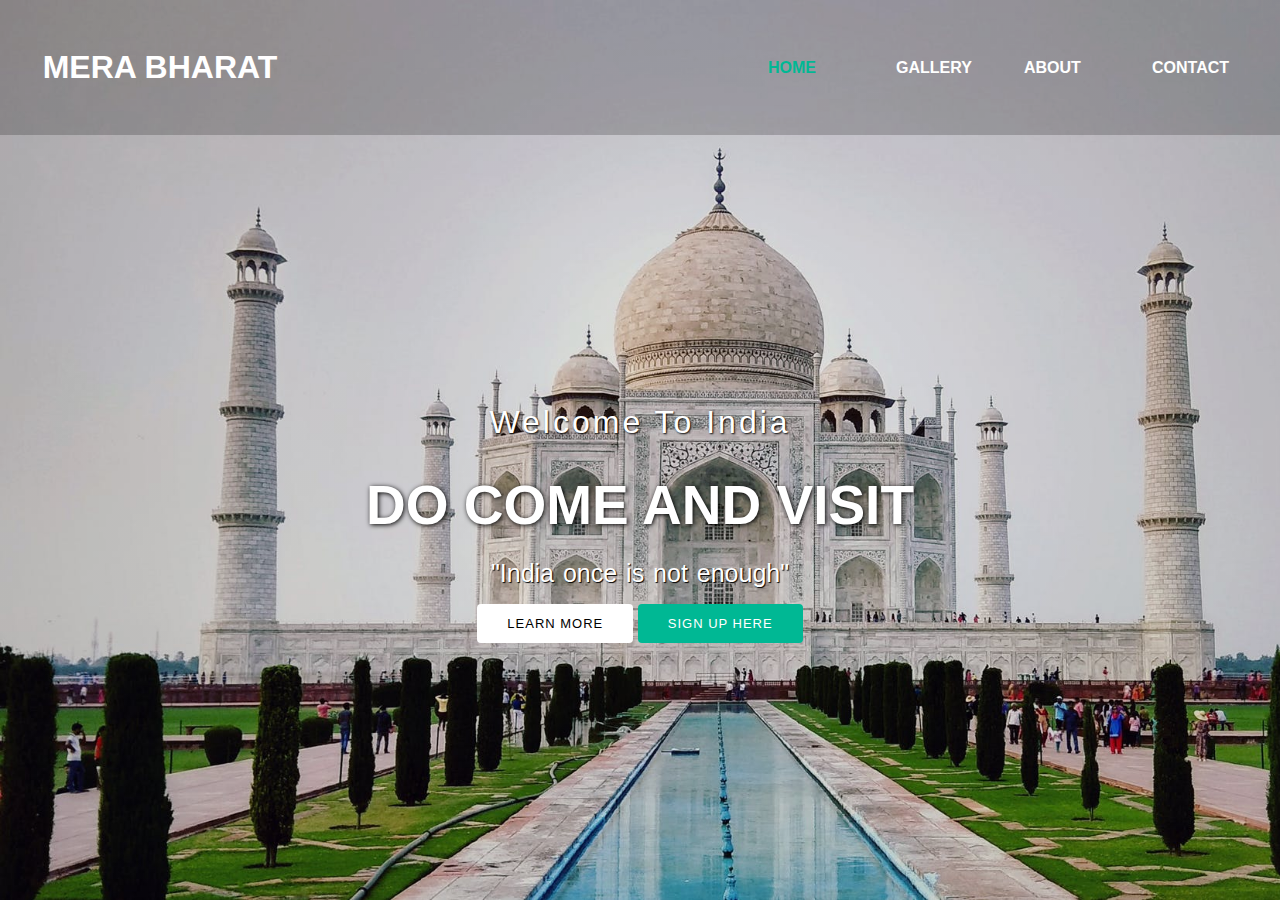
<file: merabharat/index.html>
<!DOCTYPE html>
<html lang="en">
<head>
    <meta charset="UTF-8">
    <meta name="viewport" content="width=<device-width>, initial-scale=1.0">
    <title>Document</title>
    <link rel="stylesheet" href="style.css">
    <link rel="stylesheet" href="https://cdnjs.cloudflare.com/ajax/libs/animate.css/3.7.2/animate.min.css">
</head>
<body>
    <header>
        <nav>
            <div class="logo">
                <h1 class="animated infinte bounce heartBeat">Mera Bharat</h1>
            </div>
            <div class="menu">
                <a href="#">Home</a>
                <a href="#">Gallery</a>
                <a href="https://www.youtube.com/" target="_blank">About</a>
                <a href="#">Contact</a>
            </div>
            </nav>
            <main>
                <section>
                    <h3>Welcome To India</h3>
                    <h1>Do Come and Visit  <span class="change_content"></span></h1>
                    <p>"India once is not enough"</p>
                    <a href="#" class="btnone">Learn more</a>
                    <a href="#" class="btntwo">Sign up here</a>
                </section>
            </main>
        
    </header>
</body>
</html>
</file>
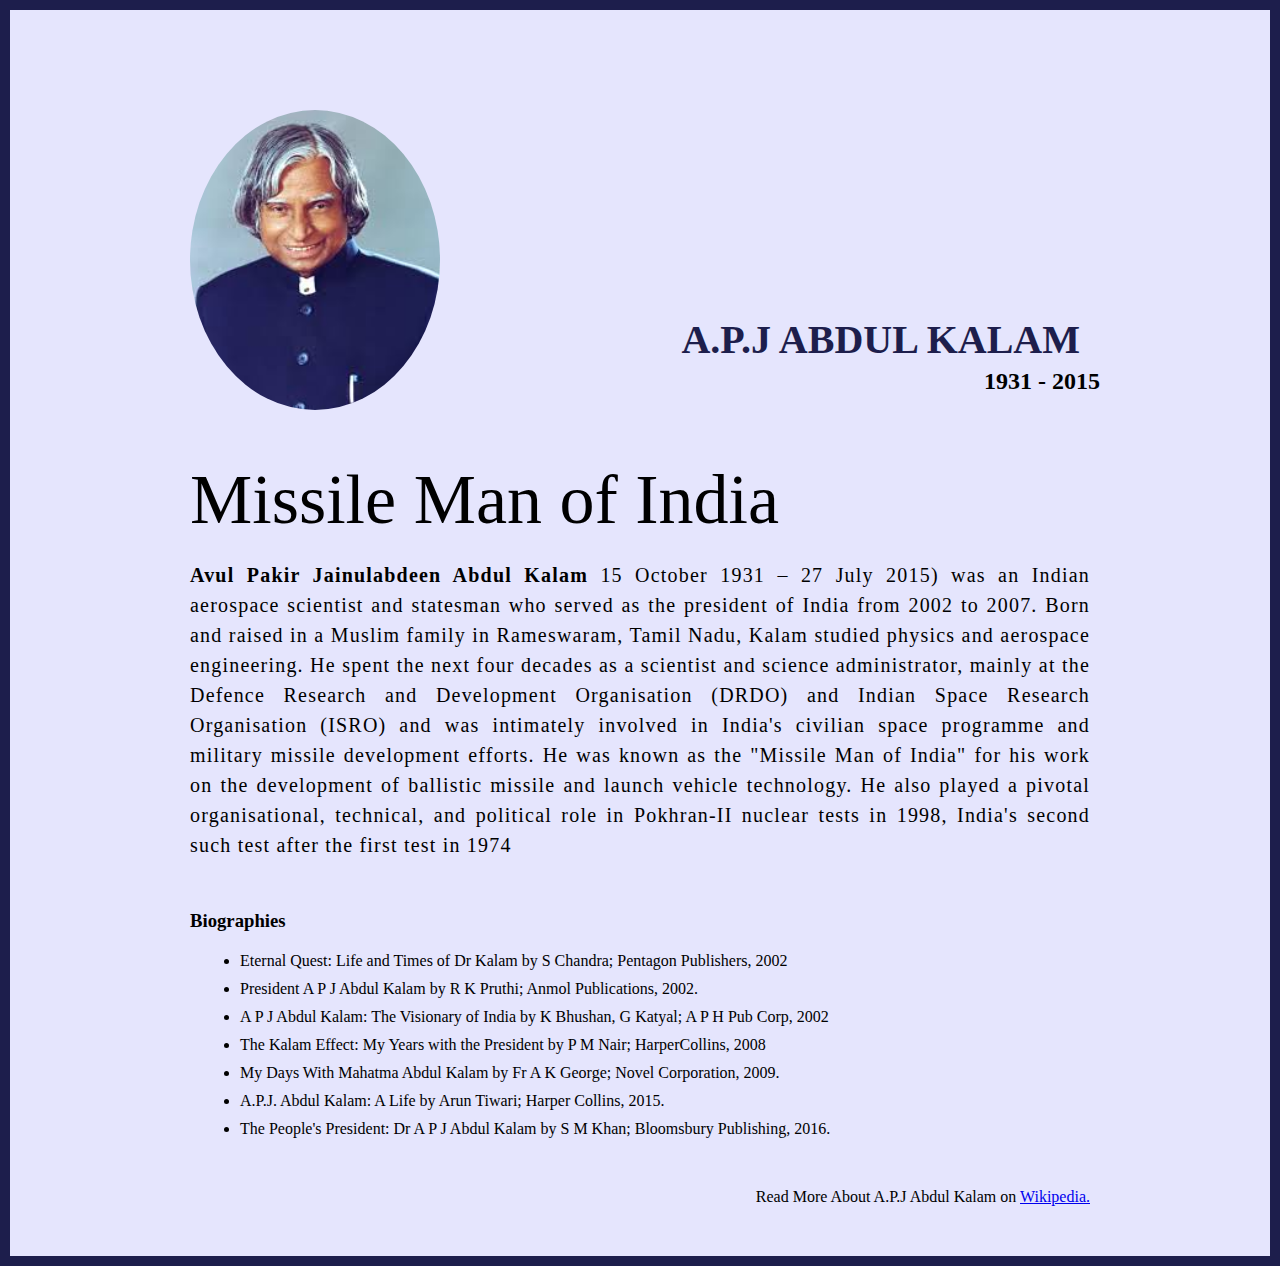
<file: project1/index.html>
<!DOCTYPE html>
<html lang="en">
<head>
    <meta charset="UTF-8">
    <meta name="viewport" content="width=device-width, initial-scale=1.0">
    <title>The Tribute Website| A.P.J Abdul Kalam</title>
    <link rel="stylesheet" href="style.css">
</head>
<body>
   <div class="container">
    <div class="content">
   <section class="top_section">
    <div class="image_container">
        <img src="./images/apj.jpg" alt="tribute"/>
    </div>
     <!-- Text Content (Separate from Image) -->
     <div class="text_content">
        <h1>A.P.J Abdul Kalam</h1>
        <h4>1931 - 2015</h4>
    </div>
   </section>   
   <section class="about_section">
    <h2>Missile Man of India</h2>
    <p><b>Avul Pakir Jainulabdeen Abdul Kalam</b> 15 October 1931 – 27 July 2015) was an Indian aerospace 
        scientist and statesman who served as the president of India from 2002 to 2007.
    Born and raised in a Muslim family in Rameswaram, Tamil Nadu, Kalam studied physics and aerospace engineering.
     He spent the next four decades as a scientist and science administrator, mainly at the Defence Research and Development Organisation (DRDO)
      and Indian Space Research Organisation (ISRO) and was intimately involved in India's civilian space programme and military missile development efforts.
       He was known as the "Missile Man of India" for his work on the development of ballistic missile and launch vehicle technology.
        He also played a pivotal organisational, technical, and political role in Pokhran-II nuclear tests in 1998, 
        India's second such test after the first test in 1974</p>

   </section>  
   <section class="biography_section">
    <h3>Biographies</h3>
    <ul>
        <li>Eternal Quest: Life and Times of Dr Kalam by S Chandra; Pentagon Publishers, 2002</li>
        <li>President A P J Abdul Kalam by R K Pruthi; Anmol Publications, 2002.</li>
        <li>A P J Abdul Kalam: The Visionary of India by K Bhushan, G Katyal; A P H Pub Corp, 2002</li>
        <li>The Kalam Effect: My Years with the President by P M Nair; HarperCollins, 2008</li>
        <li>My Days With Mahatma Abdul Kalam by Fr A K George; Novel Corporation, 2009.</li>
        <li>A.P.J. Abdul Kalam: A Life by Arun Tiwari; Harper Collins, 2015.</li>
        <li>The People's President: Dr A P J Abdul Kalam by S M Khan; Bloomsbury Publishing, 2016.</li>
    </ul>
   </section>
   <footer>
   <p>Read More About A.P.J Abdul Kalam on <a href="https://en.wikipedia.org/wiki/A._P._J._Abdul_Kalam">Wikipedia.</a></p> 
   </footer>
    </div>
   </div>
</body>
</html>
</file>
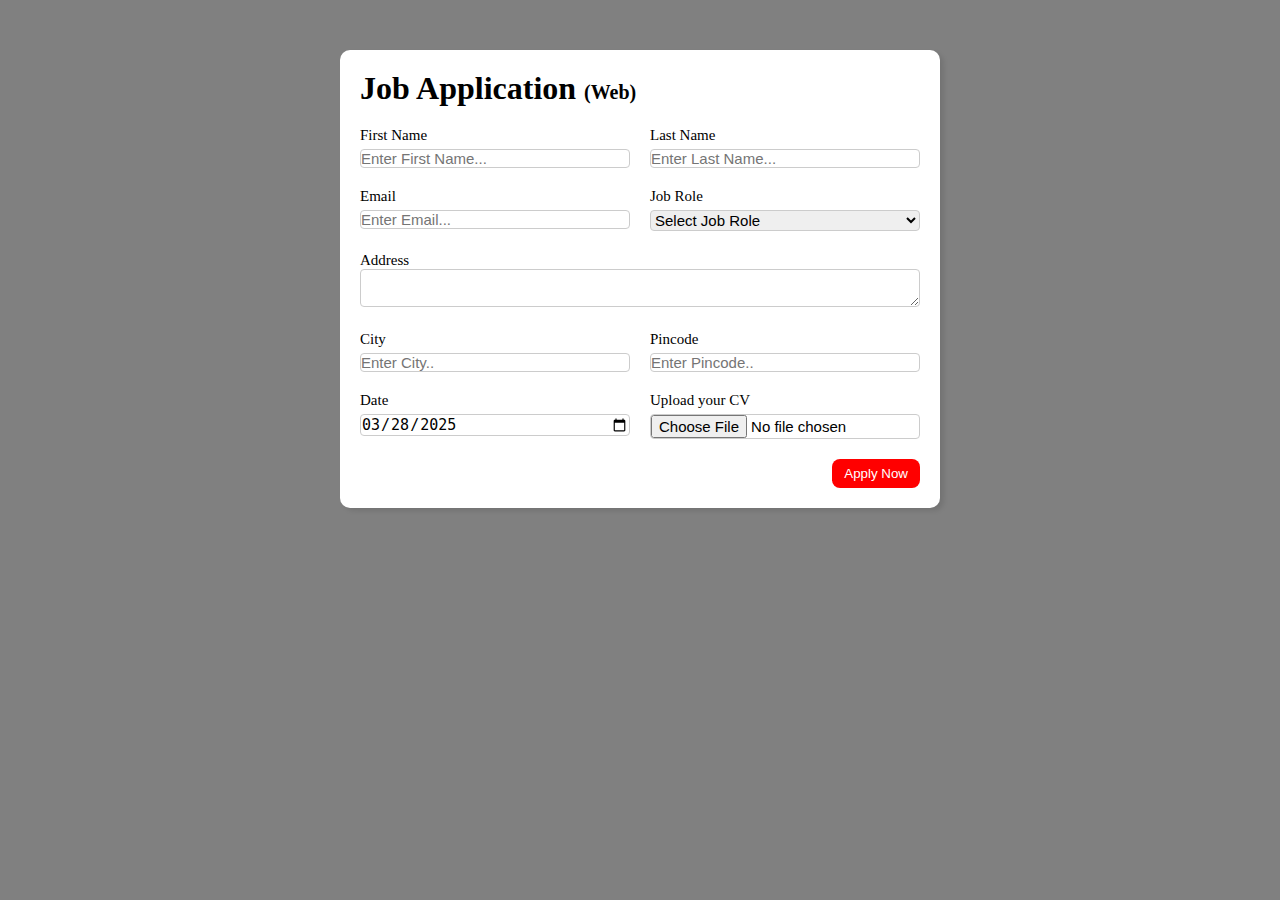
<file: project2/index.html>
<!DOCTYPE html>
<html lang="en">
<head>
    <meta charset="UTF-8">
    <meta name="viewport" content="width=device-width, initial-scale=1.0">
    <title>Job Application Form</title>
    <link rel="stylesheet" href="style.css">
</head>
<body>
   <div class="container">
    <div class="apply_box">
        <h1>Job Application
        <span class="title_small">(Web)</span>
    </h1>
    <form action="">
        <div class="form_container">
            <div class="form_control">
                <label for="first_name">First Name</label> 
                <input id="first_name" name="first_name"placeholder="Enter First Name..."/>
             </div>
         
             <div class="form_control">
                <label for="last_name">Last Name</label> 
                <input id="last_name" name="first_name"placeholder="Enter Last Name..."/>
              </div>

              
             <div class="form_control">
                <label for="email">Email</label> 
                <input type="email" id="email" name="email" placeholder="Enter Email..."/>
              </div>

              <div class="form_control">
                <label for="job_role">Job Role</label> 
                <select id="job_role" name="job_role">
                    <option value="">Select Job Role</option>
                    <option value="frontend">Frontend Developer </option>
                    <option value="backend">Backend Developer </option>
                    <option value="full_stack">Full Stack Developer </option>
                    <option value="ui_ux">UI UX Designer </option>
                </select>
              </div>
               
              
             <div class="textarea_control">
                <label for="address">Address</label> 
                <textarea id="address" name="address" row="4" cols="50" placeholder="Enter Address"> </textarea>
              </div>
         
            <div class="form_control">
               <label for="city">City</label> 
               <input id="city" name="city" placeholder="Enter City.."/>
             </div>

             <div class="form_control">
                <label for="pincode">Pincode</label> 
                <input type="number" id="pincode" name="pincode" placeholder="Enter Pincode.."/>
              </div>

            
              <div class="form_control">
                <label for="date">Date</label> 
                <input value="2025-03-28" type="date" id="date" name="date"/>
              </div>

              <div class="form_control">
                <label for="upload">Upload your CV</label> 
                <input type="file" id="upload" name="upload"/>
              </div>

        </div>
        <div class="button_container">
            <button type="submit">Apply Now</button>
        </div>
    </form>
    </div>
   </div> 
</body>
</html>
</file>
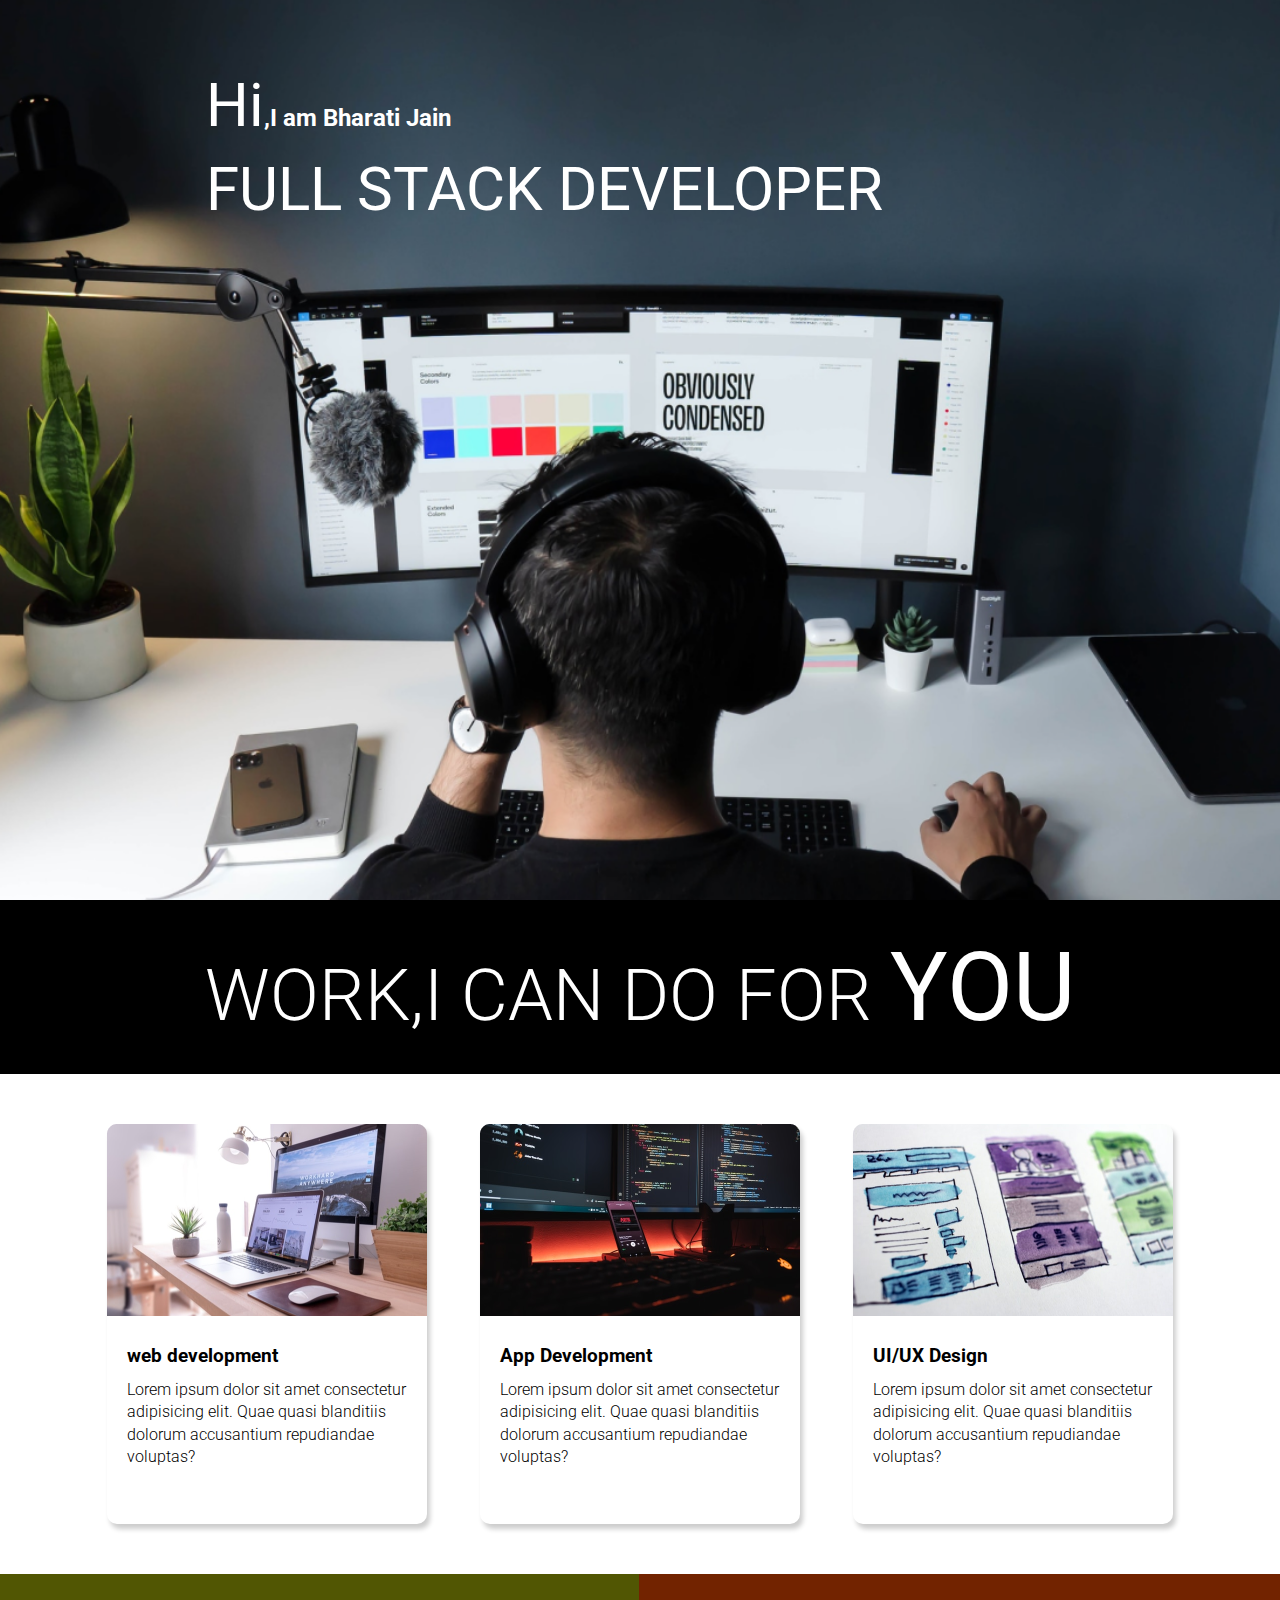
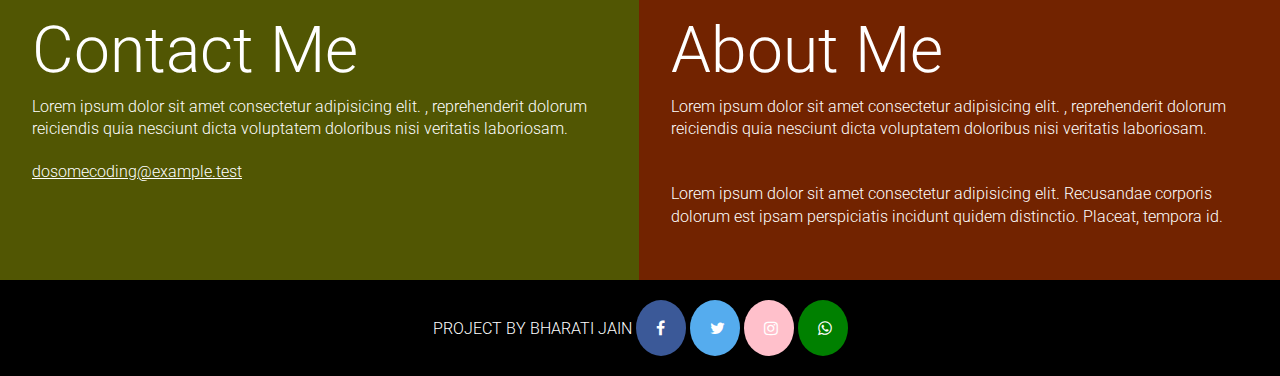
<file: project4/index.html>
<!DOCTYPE html>
<html lang="en">
<head>
    <meta charset="UTF-8">
    <meta name="viewport" content="width=device-width, initial-scale=1.0">
    <title>Developer Landing Page</title>
    <link rel="stylesheet" href="style.css">
    <link rel="stylesheet" href="https://cdnjs.cloudflare.com/ajax/libs/font-awesome/4.7.0/css/font-awesome.min.css">

</head>
<body>
    <section class="hero_section">
        <div class="text_container">
            <h2><span class="lg_text">Hi</span>,I am Bharati Jain</h2>
            <h1 class="lg_text">FULL STACK DEVELOPER</h2>
        </div>
    </section>
   <section class="black_box">
    <h2>WORK,I CAN DO FOR <span>YOU</span></h2>
   </section>
   <section class="work">
   <div class="grid_item">
     
    <div class="card">
        <div class="image_container">
            <img src="images/web.png" alt="web development">
        </div>
        <div class="card_content">
          <h3>web development</h3>
          <p>Lorem ipsum dolor sit amet consectetur adipisicing elit. Quae quasi blanditiis dolorum accusantium repudiandae voluptas?</p>
        </div>
   </div>
    </div>
    <div class="grid_item">
        <div class="card">
            <div class="image_container">
                <img src="images/mobile.png" alt="app development">
                </div>
            <div class="card_content">
              <h3>App Development</h3>
              <p>Lorem ipsum dolor sit amet consectetur adipisicing elit. Quae quasi blanditiis dolorum accusantium repudiandae voluptas?</p>
            </div>
        </div>
    </div>
        

            <div class="grid_item">
              <div class="card">
                  <div class="image_container">
                      <img src="images/uiux.png" alt="ui/ux Design">
                  </div>
                  <div class="card_content">
                    <h3>UI/UX Design</h3>
                    <p>Lorem ipsum dolor sit amet consectetur adipisicing elit. Quae quasi blanditiis dolorum accusantium repudiandae voluptas?</p>
                  </div>
        </div>
        </div>
   </section>
   <section class="bottom_section">
    <div class="contact">
        <h2>Contact Me</h2>
        <p>Lorem ipsum dolor sit amet consectetur adipisicing elit. 
    , reprehenderit dolorum reiciendis quia nesciunt dicta voluptatem doloribus nisi veritatis laboriosam.</p>
    <p><a href="#" >dosomecoding@example.test</a></p>
    </div>
   
 
    <div class="about">
        <h2>About Me</h2>
        <p>Lorem ipsum dolor sit amet consectetur adipisicing elit. 
    , reprehenderit dolorum reiciendis quia nesciunt dicta voluptatem doloribus nisi veritatis laboriosam.</p><br>
    <p>Lorem ipsum dolor sit amet consectetur adipisicing elit. Recusandae corporis dolorum est 
        ipsam perspiciatis incidunt quidem distinctio. Placeat, tempora id.</p>
    
    </div>
   </section>
   <footer>
    Project By Bharati Jain
 <a href="https://en.wikipedia.org/wiki/Facebook" class="fa fa-facebook"></a>
<a href="#" class="fa fa-twitter"></a>
<a href="https://www.instagram.com/" class="fa fa-instagram"></a>
<a href="#" class="fa fa-whatsapp"></a>


   </footer>
</body>
</html>
</file>
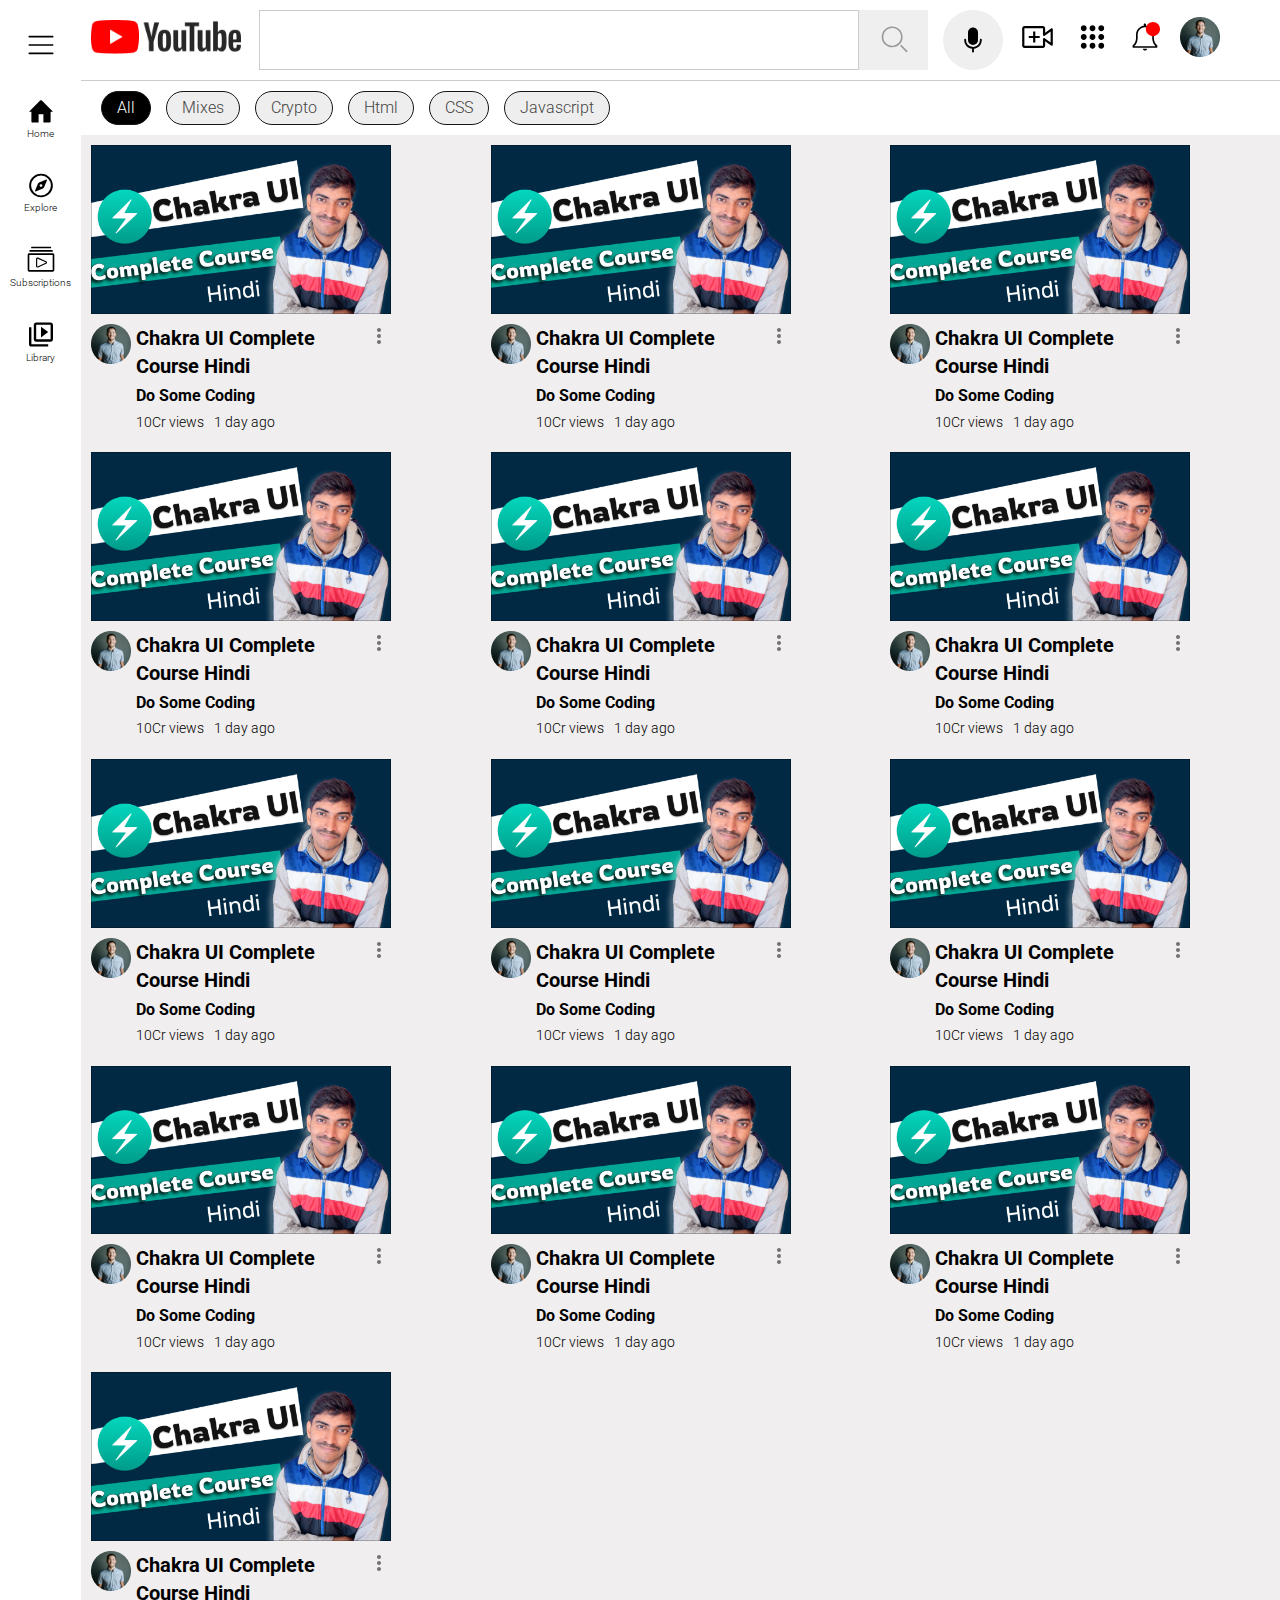
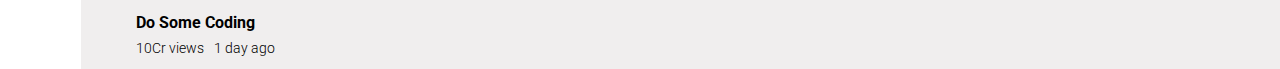
<file: project7/index.html>
<!DOCTYPE html>
<html lang="en">
<head>
    <meta charset="UTF-8">
    <meta name="viewport" content="width=device-width, initial-scale=1.0">
    <title>Document</title>
    <link rel="stylesheet" href="style.css">
</head>
<body>
    <div class="container">
        <aside>
            <div class="bars">
                <img src="icons/bars.svg" alt="bars"/>
            </div>

            <div class="side-icons">
                <i>
                    <img src="icons/home.svg" alt="home"/>
                </i>
                <p>Home</p>
            </div>
            <div class="side-icons">
                <i>
                    <img src="icons/compass.svg" alt="explore"/>
                </i>
                <p>Explore</p>
            </div>
            <div class="side-icons">
                <i>
                    <img src="icons/video-gallary.svg" alt="gallery"/>
                </i>
                <p>Subscriptions</p>
            </div>
            <div class="side-icons">
                <i>
                    <img src="icons/video-library.svg" alt="library"/>
                </i>
                <p>Library</p>
            </div>
        </aside>
        <div class="main-container">
            <header>
                <nav>
                    <div class="logo">
                        <img src="images/youtube-logo.png" alt="youtube"/>
                    </div>
                    <div class="center-nav">
                        <div class="search">
                            <input type="text"/>
                            <button>
                                <img src="icons/search.svg" alt="search"/> 
                            </button>
                        </div>
                        <div class="mic">
                            <img src="icons/mic.svg" alt="mic"/>
                        </div>
                    </div>
                    <div class="side-nav">
                        <i>
                            <img src="icons/video-add.svg" alt="video add"/>
                        </i>
                        <i>
                            <img src="icons/dot-grid.svg" alt="dot grid"/>
                        </i>
                        <i>
                            <img src="icons/bell.svg" alt="bell"/>
                        </i>
                        <i>
                            <img src="images/avatar.png" alt="avatar"/>
                        </i>
                    </div>
                </nav>
                <div class="tags">
                    <div class="tag dark">All</div>
                    <div class="tag light">Mixes</div>
                    <div class="tag light">Crypto</div>
                    <div class="tag light">Html</div>
                    <div class="tag light">CSS</div>
                    <div class="tag light">Javascript</div> 
                </div>
            </header>
            <main>
                <div class="card-container">
                    <div class="card">
                      <img src="images/thumbnail.png" alt="thumbnail" />
                      <div class="avatar-content">
                        <div class="avatar">
                          <img src="images/avatar.png" alt="avatar" />
                        </div>
        
                        <div class="content">
                          <h3>Chakra UI Complete Course Hindi</h3>
                          <p class="channel-name">Do Some Coding</p>
                          <div class="content-status">
                            <p>10Cr views</p>
                            <p>1 day ago</p>
                          </div>
                        </div>
                        <div class="dots">
                          <img src="icons/dots.svg" alt="dots" />
                        </div>
                      </div>
                    </div>
                    <div class="card">
                        <img src="images/thumbnail.png" alt="thumbnail" />
                        <div class="avatar-content">
                          <div class="avatar">
                            <img src="images/avatar.png" alt="avatar" />
                          </div>
          
                          <div class="content">
                            <h3>Chakra UI Complete Course Hindi</h3>
                            <p class="channel-name">Do Some Coding</p>
                            <div class="content-status">
                              <p>10Cr views</p>
                              <p>1 day ago</p>
                            </div>
                          </div>
                          <div class="dots">
                            <img src="icons/dots.svg" alt="dots" />
                          </div>
                        </div>
                      </div>
                      <div class="card">
                        <img src="images/thumbnail.png" alt="thumbnail" />
                        <div class="avatar-content">
                          <div class="avatar">
                            <img src="images/avatar.png" alt="avatar" />
                          </div>
          
                          <div class="content">
                            <h3>Chakra UI Complete Course Hindi</h3>
                            <p class="channel-name">Do Some Coding</p>
                            <div class="content-status">
                              <p>10Cr views</p>
                              <p>1 day ago</p>
                            </div>
                          </div>
                          <div class="dots">
                            <img src="icons/dots.svg" alt="dots" />
                          </div>
                        </div>
                      </div>
                      <div class="card">
                        <img src="images/thumbnail.png" alt="thumbnail" />
                        <div class="avatar-content">
                          <div class="avatar">
                            <img src="images/avatar.png" alt="avatar" />
                          </div>
          
                          <div class="content">
                            <h3>Chakra UI Complete Course Hindi</h3>
                            <p class="channel-name">Do Some Coding</p>
                            <div class="content-status">
                              <p>10Cr views</p>
                              <p>1 day ago</p>
                            </div>
                          </div>
                          <div class="dots">
                            <img src="icons/dots.svg" alt="dots" />
                          </div>
                        </div>
                      </div>
                      <div class="card">
                        <img src="images/thumbnail.png" alt="thumbnail" />
                        <div class="avatar-content">
                          <div class="avatar">
                            <img src="images/avatar.png" alt="avatar" />
                          </div>
          
                          <div class="content">
                            <h3>Chakra UI Complete Course Hindi</h3>
                            <p class="channel-name">Do Some Coding</p>
                            <div class="content-status">
                              <p>10Cr views</p>
                              <p>1 day ago</p>
                            </div>
                          </div>
                          <div class="dots">
                            <img src="icons/dots.svg" alt="dots" />
                          </div>
                        </div>
                      </div>
                      <div class="card">
                        <img src="images/thumbnail.png" alt="thumbnail" />
                        <div class="avatar-content">
                          <div class="avatar">
                            <img src="images/avatar.png" alt="avatar" />
                          </div>
          
                          <div class="content">
                            <h3>Chakra UI Complete Course Hindi</h3>
                            <p class="channel-name">Do Some Coding</p>
                            <div class="content-status">
                              <p>10Cr views</p>
                              <p>1 day ago</p>
                            </div>
                          </div>
                          <div class="dots">
                            <img src="icons/dots.svg" alt="dots" />
                          </div>
                        </div>
                      </div>
                      <div class="card">
                        <img src="images/thumbnail.png" alt="thumbnail" />
                        <div class="avatar-content">
                          <div class="avatar">
                            <img src="images/avatar.png" alt="avatar" />
                          </div>
          
                          <div class="content">
                            <h3>Chakra UI Complete Course Hindi</h3>
                            <p class="channel-name">Do Some Coding</p>
                            <div class="content-status">
                              <p>10Cr views</p>
                              <p>1 day ago</p>
                            </div>
                          </div>
                          <div class="dots">
                            <img src="icons/dots.svg" alt="dots" />
                          </div>
                        </div>
                      </div>
                      <div class="card">
                        <img src="images/thumbnail.png" alt="thumbnail" />
                        <div class="avatar-content">
                          <div class="avatar">
                            <img src="images/avatar.png" alt="avatar" />
                          </div>
          
                          <div class="content">
                            <h3>Chakra UI Complete Course Hindi</h3>
                            <p class="channel-name">Do Some Coding</p>
                            <div class="content-status">
                              <p>10Cr views</p>
                              <p>1 day ago</p>
                            </div>
                          </div>
                          <div class="dots">
                            <img src="icons/dots.svg" alt="dots" />
                          </div>
                        </div>
                      </div>
                      <div class="card">
                        <img src="images/thumbnail.png" alt="thumbnail" />
                        <div class="avatar-content">
                          <div class="avatar">
                            <img src="images/avatar.png" alt="avatar" />
                          </div>
          
                          <div class="content">
                            <h3>Chakra UI Complete Course Hindi</h3>
                            <p class="channel-name">Do Some Coding</p>
                            <div class="content-status">
                              <p>10Cr views</p>
                              <p>1 day ago</p>
                            </div>
                          </div>
                          <div class="dots">
                            <img src="icons/dots.svg" alt="dots" />
                          </div>
                        </div>
                      </div>
                      <div class="card">
                        <img src="images/thumbnail.png" alt="thumbnail" />
                        <div class="avatar-content">
                          <div class="avatar">
                            <img src="images/avatar.png" alt="avatar" />
                          </div>
          
                          <div class="content">
                            <h3>Chakra UI Complete Course Hindi</h3>
                            <p class="channel-name">Do Some Coding</p>
                            <div class="content-status">
                              <p>10Cr views</p>
                              <p>1 day ago</p>
                            </div>
                          </div>
                          <div class="dots">
                            <img src="icons/dots.svg" alt="dots" />
                          </div>
                        </div>
                      </div>
                      <div class="card">
                        <img src="images/thumbnail.png" alt="thumbnail" />
                        <div class="avatar-content">
                          <div class="avatar">
                            <img src="images/avatar.png" alt="avatar" />
                          </div>
          
                          <div class="content">
                            <h3>Chakra UI Complete Course Hindi</h3>
                            <p class="channel-name">Do Some Coding</p>
                            <div class="content-status">
                              <p>10Cr views</p>
                              <p>1 day ago</p>
                            </div>
                          </div>
                          <div class="dots">
                            <img src="icons/dots.svg" alt="dots" />
                          </div>
                        </div>
                      </div>
                      <div class="card">
                        <img src="images/thumbnail.png" alt="thumbnail" />
                        <div class="avatar-content">
                          <div class="avatar">
                            <img src="images/avatar.png" alt="avatar" />
                          </div>
          
                          <div class="content">
                            <h3>Chakra UI Complete Course Hindi</h3>
                            <p class="channel-name">Do Some Coding</p>
                            <div class="content-status">
                              <p>10Cr views</p>
                              <p>1 day ago</p>
                            </div>
                          </div>
                          <div class="dots">
                            <img src="icons/dots.svg" alt="dots" />
                          </div>
                        </div>
                      </div>
                      <div class="card">
                        <img src="images/thumbnail.png" alt="thumbnail" />
                        <div class="avatar-content">
                          <div class="avatar">
                            <img src="images/avatar.png" alt="avatar" />
                          </div>
          
                          <div class="content">
                            <h3>Chakra UI Complete Course Hindi</h3>
                            <p class="channel-name">Do Some Coding</p>
                            <div class="content-status">
                              <p>10Cr views</p>
                              <p>1 day ago</p>
                            </div>
                          </div>
                          <div class="dots">
                            <img src="icons/dots.svg" alt="dots" />
                          </div>
                        </div>
                      </div>
                    
                  </div>
                </main>
              </div>
            </div>
          </body>
        </html>
</file>
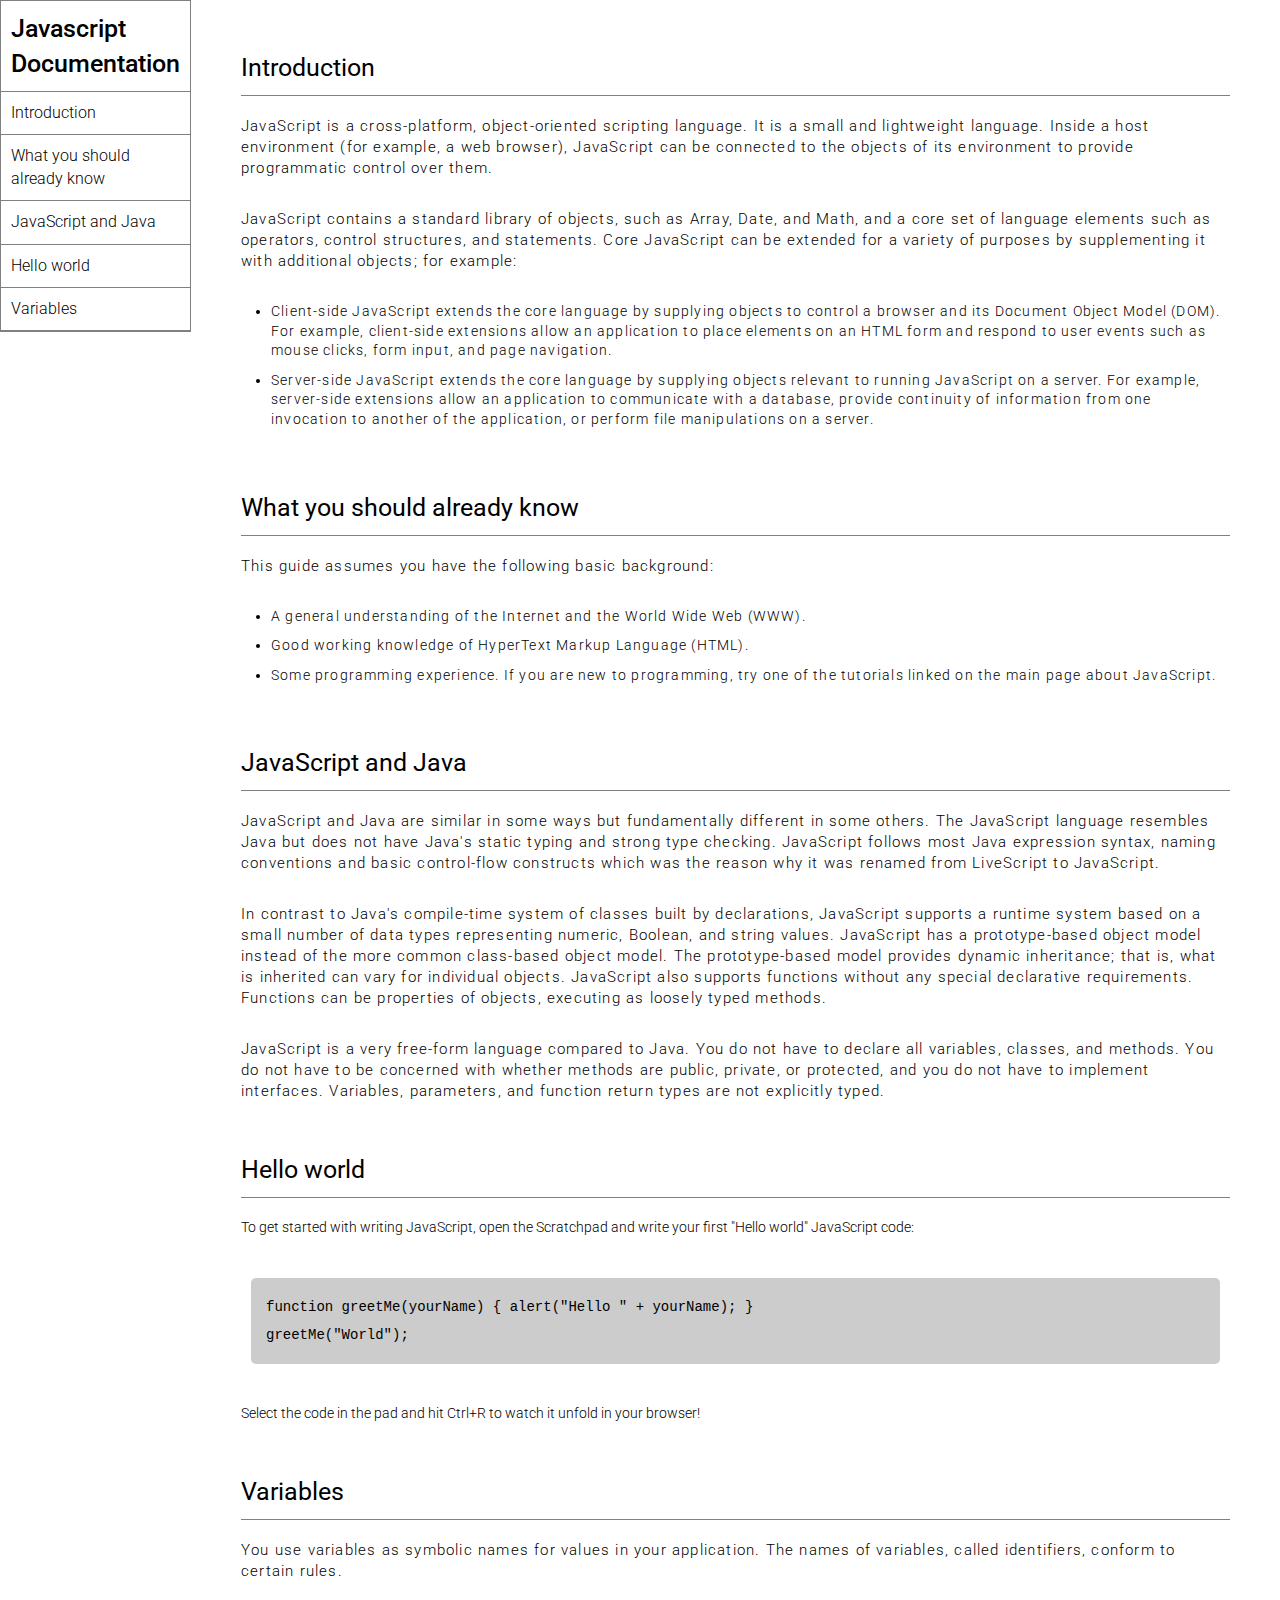
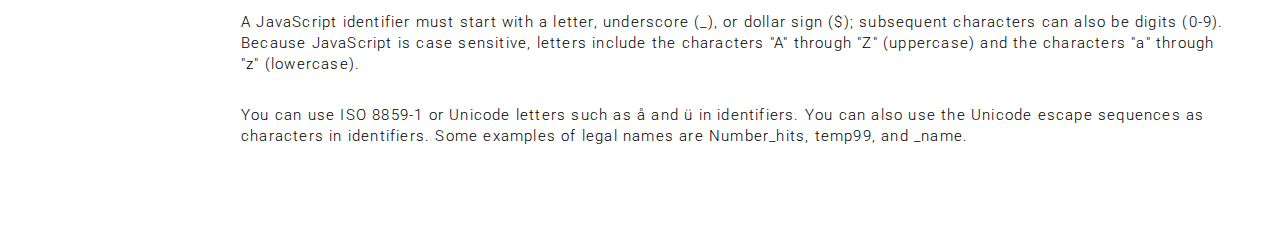
<file: project8/index.html>
<!DOCTYPE html>
<html lang="en">
<head>
    <meta charset="UTF-8">
    <meta name="viewport" content="width=device-width, initial-scale=1.0">
    <title>Javascript Documentation</title>
    <link rel="stylesheet" href="style.css">
</head>
<body>
    <header>
        <nav>
        <h1>Javascript Documentation</h1>
        <ul>
            <a href="#Introduction">
                <li>Introduction</li>
            </a>

            <a href="#What_you_should_already_know">
                <li>What you should already know</li>
            </a>

            <a href="#JavaScript_and_Java">
                <li>JavaScript and Java</li>
            </a>
            

          <a href="#Hello_world"><li>Hello world</li></a>
          <a href="#Variables"><li>Variables</li></a>
        </ul>    
        </nav>
    </header>
    <main>
    <section id="Introduction">
        <h2>Introduction</h2>
        <article>
            <p> JavaScript is a cross-platform, object-oriented scripting language.
                It is a small and lightweight language. Inside a host environment
                (for example, a web browser), JavaScript can be connected to the
                objects of its environment to provide programmatic control over
                them.</p>
            <p>JavaScript contains a standard library of objects, such as Array,
                Date, and Math, and a core set of language elements such as
                operators, control structures, and statements. Core JavaScript can
                be extended for a variety of purposes by supplementing it with
                additional objects; for example:</p>
            <ul>
                <li> Client-side JavaScript extends the core language by supplying
                    objects to control a browser and its Document Object Model (DOM).
                    For example, client-side extensions allow an application to place
                    elements on an HTML form and respond to user events such as mouse
                    clicks, form input, and page navigation.</li>
                <li>  Server-side JavaScript extends the core language by supplying
                    objects relevant to running JavaScript on a server. For example,
                    server-side extensions allow an application to communicate with a
                    database, provide continuity of information from one invocation to
                    another of the application, or perform file manipulations on a
                    server.</li>
            </ul>
        </article>
    </section>
    <section id="What_you_should_already_know">
        <h2>What you should already know</h2>
        <article>
          <p>This guide assumes you have the following basic background:</p>

          <ul>
            <li>
              A general understanding of the Internet and the World Wide Web
              (WWW).
            </li>
            <li>Good working knowledge of HyperText Markup Language (HTML).</li>
            <li>
              Some programming experience. If you are new to programming, try
              one of the tutorials linked on the main page about JavaScript.
            </li>
          </ul>
        </article>
      </section>
      <section id="JavaScript_and_Java">
        <h2>JavaScript and Java</h2>
        <article>
          <p>
            JavaScript and Java are similar in some ways but fundamentally
            different in some others. The JavaScript language resembles Java but
            does not have Java's static typing and strong type checking.
            JavaScript follows most Java expression syntax, naming conventions
            and basic control-flow constructs which was the reason why it was
            renamed from LiveScript to JavaScript.
          </p>

          <p>
            In contrast to Java's compile-time system of classes built by
            declarations, JavaScript supports a runtime system based on a small
            number of data types representing numeric, Boolean, and string
            values. JavaScript has a prototype-based object model instead of the
            more common class-based object model. The prototype-based model
            provides dynamic inheritance; that is, what is inherited can vary
            for individual objects. JavaScript also supports functions without
            any special declarative requirements. Functions can be properties of
            objects, executing as loosely typed methods.
          </p>
          <p>
            JavaScript is a very free-form language compared to Java. You do not
            have to declare all variables, classes, and methods. You do not have
            to be concerned with whether methods are public, private, or
            protected, and you do not have to implement interfaces. Variables,
            parameters, and function return types are not explicitly typed.
          </p>
        </article>
      </section>
      <section id="Hello_world">
        <h2>Hello world</h2>
        <article>
          To get started with writing JavaScript, open the Scratchpad and write
          your first "Hello world" JavaScript code:
          <code> function greetMe(yourName) { alert("Hello " + yourName); }
            greetMe("World");
          </code>

          Select the code in the pad and hit Ctrl+R to watch it unfold in your
          browser!
        </article>
      </section>
       
      </section>
      <section id="Variables">
        <h2>Variables</h2>
        <article>
          <p>
            You use variables as symbolic names for values in your application.
            The names of variables, called identifiers, conform to certain
            rules.
          </p>
          <p>
            A JavaScript identifier must start with a letter, underscore (_), or
            dollar sign ($); subsequent characters can also be digits (0-9).
            Because JavaScript is case sensitive, letters include the characters
            "A" through "Z" (uppercase) and the characters "a" through "z"
            (lowercase).
          </p>
          <p>
            You can use ISO 8859-1 or Unicode letters such as å and ü in
            identifiers. You can also use the Unicode escape sequences as
            characters in identifiers. Some examples of legal names are
            Number_hits, temp99, and _name.
          </p>
        </article>
      </section>
    </main>
</body>
</html>
</file>
<file: merabharat/style.css>
@import url('https://fonts.googleapis.com/css2?family=Josefin+Sans:ital,wght@0,100..700;1,100..700&family=Roboto:ital,wght@0,100..900;1,100..900&display=swap');
*{
    margin: 0;
    padding: 0;
    box-sizing: border-box;
}

html,body{
    line-height: 1.2;
    font-family: "Josefin",sans-serif;
}

header{
    width: 100%;
    height: 100vh;
    background-image:linear-gradient(rgba(0,0,0,0.1),rgba(0,0,0,0.1)), url(images/taj.jpg);
    background-repeat: no-repeat;
    background-size: cover;
}
nav{
    width: 100%;
    height: 15vh;
    background: rgba(0,0,0,0.2);color: #fff;display: flex;justify-content: space-between;align-items: center;text-transform: uppercase;
}
nav .logo{
    width: 25%;text-align: center;
}

nav .menu{
    width:40%;
    display: flex;
    justify-content: space-around;
}
nav .menu a{
    width: 25%;
    color: #fff;
    text-decoration: none;
    font-weight: bold;
}

nav .menu a:first-child{
    color:#00b894;

}

main{
    width:100%;
    height: 85vh;
    display: flex;
    justify-content: center;
    align-items: center;
    text-align: center;
    color: #fff;
}


section h3{
    letter-spacing: 3px;
    font-size: 32px;
    font-weight: 200; text-shadow: 1px 1px 2px black;
}

section h1{
    font-size: 55px;
    font-weight: 700;text-shadow: 1px 1px 5px black;
    text-transform: uppercase;
    margin: 30px 0 20px 0;
}

section p{
    margin-bottom: 25px;
    word-spacing: 2px;
    font-size: 25px;text-shadow: 1px 1px 1px black;
}

section a{
    padding: 12px 30px;
    border-radius: 4px;
    outline: none;
    font-size: 13px;
    font-weight: 500;
    text-decoration: none;
    text-transform: uppercase;
    letter-spacing: 1px;
    transition: all .5s ease;
}

section .btnone{
    /* background: #00b894; */
    background: #fff;
    color: #000;
}

.btnone:hover{
    background: #00b894;
    color: #fff;
}

section .btntwo{
      background: #00b894;
      color: #fff;
}

.btntwo:hover{
    background: #fff;
    color: #000;

}
.change_content:after{
    content: '';
    animation: changetext 10s infinite linear;color: #00b894;
}

@keyframes changetext{
    0%{content: "Darjeeling";}
    20%{content: "Agra";}
    35%{content: "Jaipur";}
    60%{content:"Kerala";}
    80%{content: "Delhi";}
    100%{content: "Mumbai";}
}
</file>
<file: project1/style.css>
*{
   margin: 0;
   padding: 0;
   box-sizing: border-box;
}

.container{
    background-color:#e5e5fd;
    min-height: 100vh;
    border: 10px solid #1d1e4c;

}

.content{
    max-width: 900px;
    margin: 0 auto;
}

.top_section {
    margin-top: 100px;
    display: flex;
    justify-content: flex-start; /* Align items properly */
    align-items: center;
    flex-wrap: wrap;
    gap: 20px; /* Adds spacing between image and text */
    width: 100%;
    position: relative;
}

.image_container {
    width: 250px;
    height: 300px;
    border-radius: 50%;
    /*Preventexcessiverounding*/overflow: hidden;
    flex-shrink: 0;
    display: flex;
    align-items: center;
    justify-content: center;
   
}

.image_container img {
    width: 100%;
    height: 100%;
    object-fit: cover; /* Ensures proper scaling */
}


.top_section h1 {
    font-size: 50px;
    font-weight: bold;
    color: #1d1e4c;
    text-transform: uppercase;
    margin: 0;
    display: block;
    white-space: nowrap;
    margin-left: 20px;
    justify-content: center;
}

.top_section h4 {
    font-size: 30px;
    text-align: end;
    width: 100%;
    margin: 5px 0;
    display: block;
    margin-left: 20px;

}
.text_content {
    max-width: 500px;
    position: absolute;
    bottom: 10px;  /* Positions text at the bottom */
    right: 10px;  
    text-align: right;
}

.text_content h1 {
    font-size: 40px;
    font-weight: bold;
    color: #1d1e4c;
    text-transform: uppercase;
    white-space: nowrap;
}

.text_content h4 {
    font-size: 24px;
    margin-top: 5px;
 
    
}



.about_section{
    margin-top: 50px;
}

.about_section h2{
    font-size: 70px;
    font-weight: 400;
    margin-bottom: 20px;
}

.about_section p{
    font-size: 20px;
    line-height: 30px;
    letter-spacing: 1.2px;
    text-align: justify;

}

.biography_section{
    margin: 50px 0;

}

.biography_section h3{
    margin-bottom: 20px;

}

.biography_section ul{
    margin-left: 50px;

}

.biography_section li{
    margin-bottom: 10px;

}

footer{
    margin: 50px 0;

}

footer p{
    text-align: end;
}
</file>
<file: project2/style.css>
*{
    margin: 0;
    padding: 0;
    box-sizing: border-box;
}
body{
    background-color: grey;
}

.container{
    max-width: 900px;
    margin: 0 auto;
}

.apply_box{
    max-width: 600px;
    padding: 20px;
    background-color: #fff;
    margin: 0 auto;
    margin-top: 50px;
    box-shadow: 4px 3px 5px rgba(1,1,1,0.1);
    border-radius: 10px;
  
}

.title_small{
    font-size: 20px;
}

.form_container{
    margin-top: 20px;
    display: grid;
    grid-template-columns: repeat(auto-fit,minmax(200px , 1fr));
    gap: 20px;
}

.form_control{
    display: flex;
    flex-direction: column;
}

label{
    font-size: 15px;
    margin-bottom: 5px;

}

input, select, textarea{
    padding: 6px 10 px;
    border: 1px solid #ccc;
    border-radius: 4px;
    font-size: 15px;
}

input:focus{
    outline-color: red;
}

.button_container{
    display:flex;
    justify-content: end;
    margin-top: 20px;
}

button{
    background-color: red;
    border: transparent solid 2px;
    padding: 5px 10px;
    color:#fff;
    border-radius:8px ;
    transition: 0.3s ease-in;
    
}

button:hover{
    background-color: grey;
    border: 2px solid red;
    color: black;
    transition: 0.3s ease-out;
    cursor: pointer;
}

.textarea_control{
    grid-column: 1/span 2;
}

.textarea_control textarea{
    width: 100%;
}

@media(max-width:460px){
    
.textarea_control{
    grid-column: 1/span 1;
}

}
</file>
<file: project4/style.css>
@import url('https://fonts.googleapis.com/css2?family=Roboto:ital,wght@0,100..900;1,100..900&display=swap');
*{
    margin: 0;
    padding: 0;
    box-sizing: border-box;
}

html,body{
    line-height: 1.4;
    font-weight: 300;
    font-family: "Roboto",sans-serif;
}

.hero_section{
    background-image: url(images/developer.png);
    min-height: 100vh;
    background-position: center;
    background-size: cover;
    background-repeat: no-repeat;
}

h1,h2 ,footer{
    animation: fadeIn 2s ease-in-out; /* Example: Fade in over 2 seconds */
  }

  @keyframes fadeIn {
    0% { opacity: 0; }
    100% { opacity: 1; }
  }

  h1 ,h2,footer{
    transition: transform 0.3s ease-in-out;
    
}

  h1:hover,h2:hover ,footer:hover{
    transform: scale(1.1);
    
}

.text_container{
    color: #fff;
    max-width: 900px;
    margin: 0 auto;
    padding-top: 64px;
    padding-left: 16px;
}

.lg_text {
    font-size: 60px;
    font-weight: 400;
}

.black_box{
    background-color: #000;
    padding: 20px;

}

.black_box h2{
    color:white;
    font-weight: 300;
    text-align: center;
    font-size: 72px;
}

.black_box h2 span{
    font-weight: 400;
    font-size: 96px;
}

.work{
    display: grid;
    gap: 20px;
    grid-template-columns: repeat(auto-fit,minmax(320px,1fr));

    max-width: 1100px;
    margin: 50px auto;
}

.grid_item{
    display:flex;
    justify-content: center;
    align-items: center;
}

.card{
    max-width: 320px;
    height: 400px;
    border-radius: 10px;
    box-shadow: 3px 5px 5px rgba(1,1,1,0.2);
    transition: 0.2s ease-in-out;
   
}

.card:hover{
    transform: scale(1.04);
    box-shadow: 3px 5px 5px rgba(1,1,1,0.2);
    transition: 0.2s ease-in-out;
}

.card_content{
    padding: 20px;
}

.card_content h3{
    margin-bottom: 10px;
    
}

.bottom_section{
    display: flex;
}

.contact{
    background-color: #515603;
}

.contact a{
    color:white;
}

.contact:hover,.about:hover{
    background-color: grey;

}
.about{
    background-color: #722300;
}

.contact,.about{
    min-height: 300px;
    padding: 32px;
    color:#fff;
}

.about h2,.contact h2{
    font-size: 64px;
    font-weight: 300;
}

.about p,.contact p{
    margin-bottom: 20px;
}

footer{
    text-align: center;
    text-transform: uppercase;
    background-color: #000;
    padding: 20px;
    color: #fff;
}

footer:hover{
    background-color: white;
    color : black;
}
.fa {
    padding: 20px;
    font-size: 30px;
    width: 50px;
    text-align: center;
    text-decoration: none;
    border-radius: 50%;
   
  }
  
  /* Add a hover effect if you want */
  .fa:hover {
    opacity: 0.7;
  }
  
  /* Set a specific color for each brand */
  
  /* Facebook */
  .fa-facebook {
    background: #3B5998;
    color: white;
  }
  
  /* Twitter */
  .fa-twitter {
    background: #55ACEE;
    color: white;
    border-radius: 50%;
  }

  .fa-instagram {
    background: pink;
    color: white;
    border-radius: 50%;
  }

  
  .fa-whatsapp{
    background: green;
    color: white;
    border-radius: 50%;
  }




@media(max-width:786px){
    .hero_section{
        min-height: 50vh;
    }
    .text_container{
        padding: 10px 0;
        text-align: center;
    }
    .lg_text{
        font-size: 32px;
    }
    .black_box h2{
        font-size: 24px;
    }
    .black_box h2 span{
        font-weight: 400;
        font-size: 32px;
    }
    .bottom_section{
        flex-direction: column;
    }
    h1{
        font-size: 32px;
    }
   .about h2,.contact h2{
    font-size: 32px;
}

}
</file>
<file: project7/style.css>
@import url("https://fonts.googleapis.com/css2?family=Roboto:ital,wght@0,100;0,300;0,500;0,700;0,900;1,100;1,300;1,400;1,500;1,700;1,900&display=swap");

* {
  margin: 0;
  padding: 0;
  box-sizing: border-box;
}

html,
body {
  font-family: "Roboto", sans-serif;
  font-weight: 300;
  line-height: 1.4;
}

nav {
  display: flex;
  justify-content: space-between;
  align-items: center;
  padding: 10px;
}
.logo img {
  width: 150px;
  height: auto;
}

.center-nav {
  display: flex;
}
.search {
  display: flex;
}
.search input {
  min-width: 600px;
  padding: 10px 20px;
  border: 0.5px solid #ccc;
}
.search button {
  border: none;
  padding: 10px 20px;
}

.mic {
  padding: 15px;
  border-radius: 50%;
  background: rgb(240, 239, 239);
  display: grid;
  place-items: center;
  margin-left: 15px;
}
.mic img {
  width: 30px;
}

.side-nav {
  display: flex;
  align-items: center;
  justify-content: center;
  gap: 20px;
  margin-right: 50px;
}

.tags {
  display: flex;
  padding: 10px 20px;
  gap: 15px;
  border-top: 1px solid #ccc;
}
.tag {
  padding: 5px 15px;
  border-radius: 20px;
  border: 1px solid rgb(22, 22, 22);
}
.dark {
  background: #000;
  color: white;
}
.light {
  background: rgb(238, 238, 238);
  color: rgb(67, 67, 67);
}

.container {
  display: flex;
}

aside {
  padding: 10px;
  display: flex;
  flex-direction: column;
  align-items: center;
  gap: 30px;
}

.side-icons {
  display: flex;
  flex-direction: column;
  align-items: center;
  justify-content: center;
}
.side-icons img {
  width: 30px;
}

.side-icons p {
  font-size: 10px;
  margin-top: -5px;
}
.bars {
  margin-top: 20px;
}
.main-container {
  width: 100%;
}
main {
  min-height: 100vh;
  background: rgb(240, 238, 238);
}

.card-container {
  display: grid;
  grid-template-columns: repeat(auto-fit, minmax(320px, 1fr));
}
.card {
  padding: 10px;
  max-width: 320px;
  display: flex;
  flex-direction: column;
}
.avatar-content {
  padding-top: 10px;
  display: flex;
  gap: 5px;
}
.card h3 {
  font-size: 20px;
}

.content {
  display: flex;
  flex-direction: column;
  gap: 5px;
}
.channel-name {
  font-size: 16px;
  font-weight: bold;
}
.content-status {
  display: flex;
  font-size: 14px;
  gap: 10px;
}
</file>
<file: project8/style.css>
@import url("https://fonts.googleapis.com/css2?family=Roboto:ital,wght@0,100;0,300;0,500;0,700;0,900;1,100;1,300;1,400;1,500;1,700;1,900&display=swap");
*{
    margin: 0;padding: 0;
    box-sizing: border-box;
}

html,body{
    line-height: 1.4;
    font-weight: 300;
    font-family: "Roboto", sans-serif;
    scroll-behavior: smooth;
}

a{
    text-decoration: none;
}

body{
    display: flex;
}
header{
    border: 1px solid gray;
    height: 100%;
}

nav h1{
    font-size: 25px;
    font-weight: 500;
    padding: 10px;
    border-bottom: 1px solid gray;
}
nav ul{
    list-style: none;
}

nav ul li{
    border-bottom: 1px solid gray;
    padding: 10px;
    color:black;
}

nav ul li:hover{
    background: #ccc;
    transition: 0.3s ease-in-out;
}

/* main section */
main{
    padding: 50px;
    max-width: 1200px;
}

section{
    margin-bottom: 50px;
}

section article{
    font-size: 14px;
    display: flex;
    flex-direction: column;
    gap:30px
}

section h2{
    padding-bottom: 10px;
    font-size: 25px;
    font-weight: 400;
    border-bottom: 1px solid gray;
    margin-bottom: 20px;
}

section article ul{
    margin-left: 30px;
}

section article ul li{
    margin-bottom: 10px;
    letter-spacing: 1.2px;
}

section article p{
    font-size: 15px;
    letter-spacing: 1.2px;
}

code{
    white-space: pre-line;
    line-height: 2;
    background: #ccc;
    padding: 15px;
    margin: 10px;
    border-radius: 5px;  
}

@media(max-width:480px){
    body{
        flex-direction: column;
    }
    header{
        height: 200px;
        overflow: hidden;
        overflow-y: scroll;
    }
}
</file>
